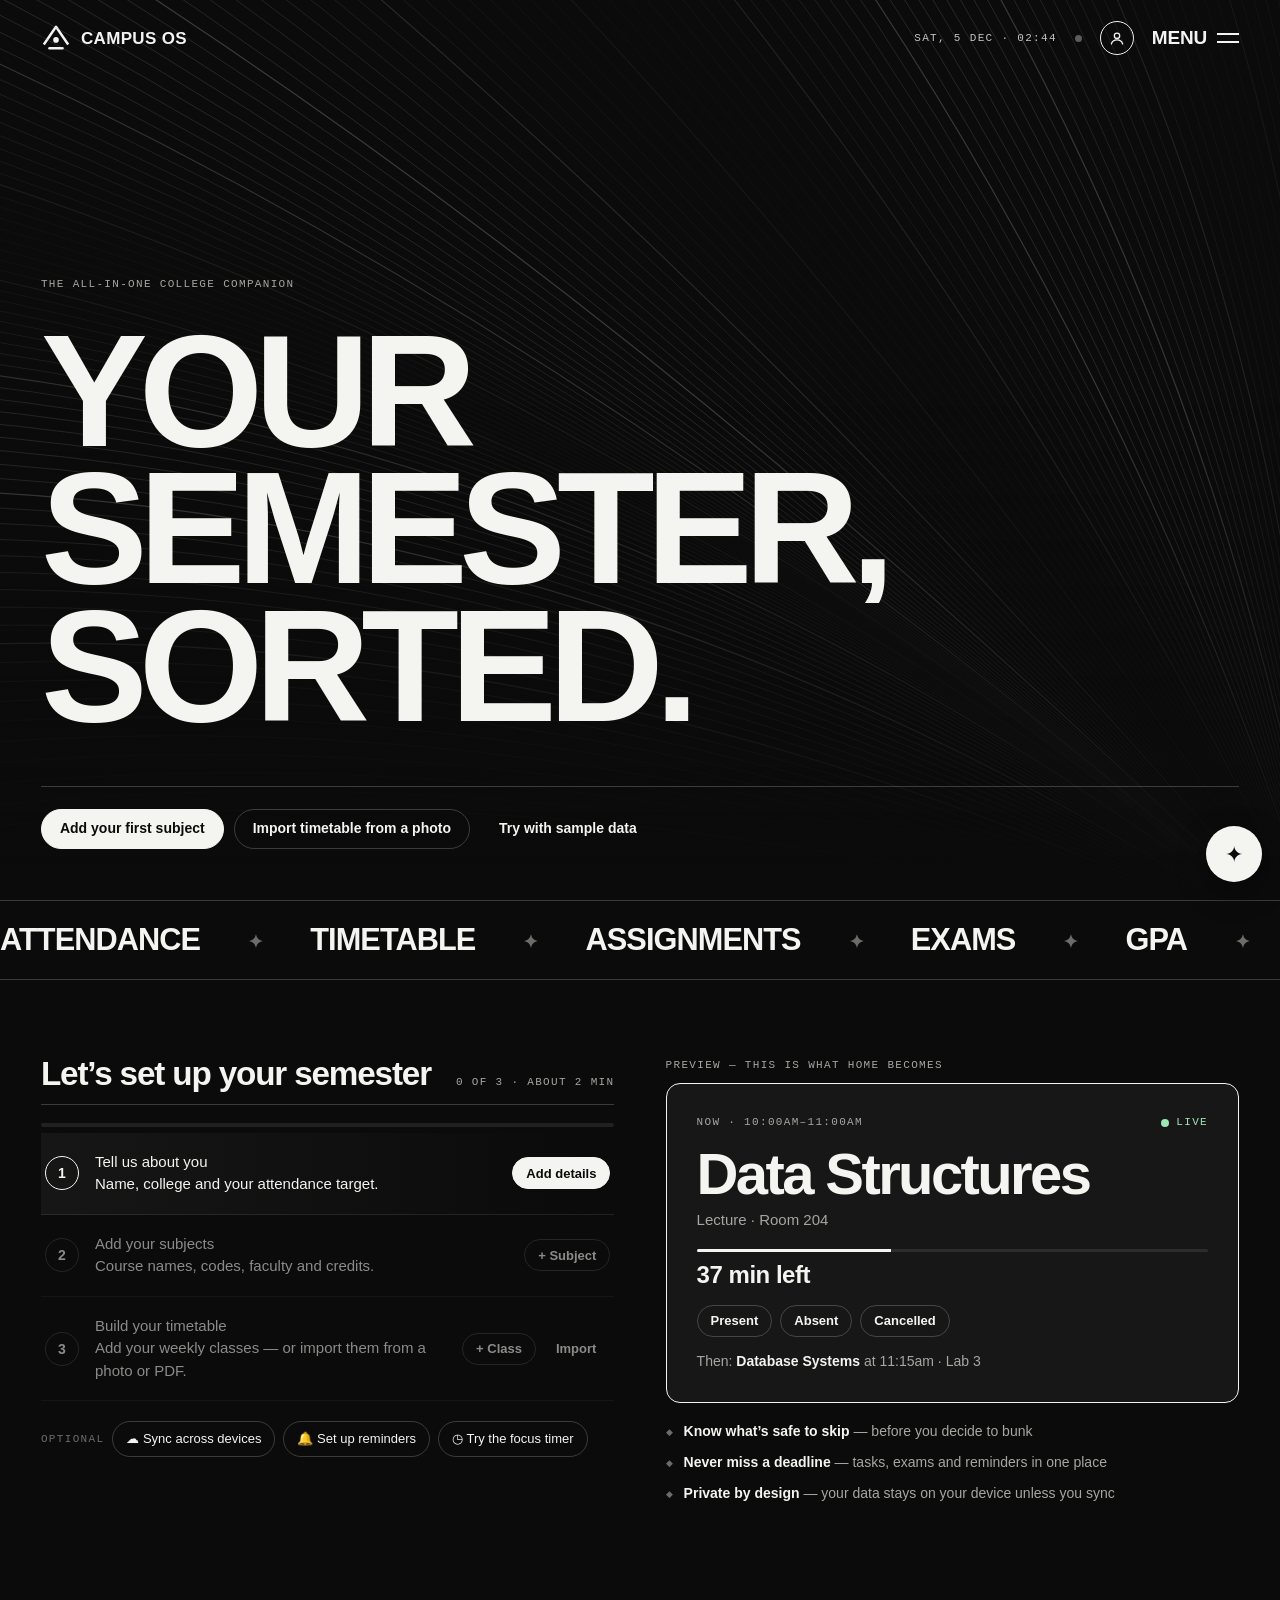
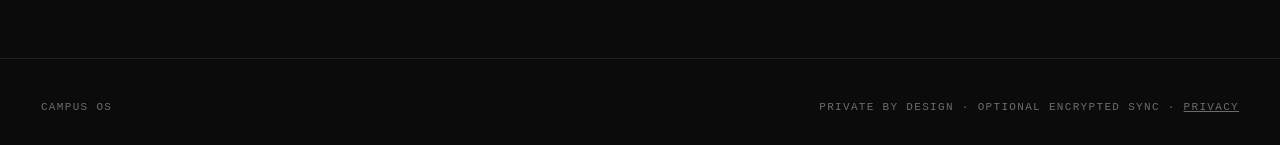
<file: docs/index.html>
<!doctype html>
<html lang="en" data-theme="dark">
<head>
  <meta charset="utf-8">
  <meta name="viewport" content="width=device-width, initial-scale=1, viewport-fit=cover">
  <title>Campus OS</title>
  <meta name="description" content="Campus OS — the all-in-one college companion: attendance tracker, timetable, assignments, exams, GPA, notes, budget and focus timer. Works offline; your data stays on your device.">
  <meta name="theme-color" content="#0b0b0b">
  <link rel="icon" href="assets/icon.svg" type="image/svg+xml">
  <link rel="manifest" href="manifest.webmanifest">
  <link rel="apple-touch-icon" href="assets/apple-touch-icon.png">
  <meta name="apple-mobile-web-app-capable" content="yes">
  <meta name="mobile-web-app-capable" content="yes">
  <meta name="apple-mobile-web-app-title" content="Campus OS">
  <meta name="apple-mobile-web-app-status-bar-style" content="black-translucent">
  <link rel="stylesheet" href="css/app.css">
  <script>
    // apply saved theme before paint
    try {
      var t = JSON.parse(localStorage.getItem("campusos:v1") || "{}");
      var th = (t.settings && t.settings.theme) || "dark";
      if (th === "system") th = matchMedia("(prefers-color-scheme: light)").matches ? "light" : "dark";
      document.documentElement.setAttribute("data-theme", th);
    } catch (e) {}
  </script>
</head>
<body>
  <div class="preloader" id="preloader" aria-hidden="true">
    <div class="spread"><span class="mono">Campus OS</span><span class="mono">Loading your semester</span></div>
    <div>
      <div class="count num" id="pre-count">0</div>
      <div class="bar" id="pre-bar"></div>
    </div>
  </div>

  <header class="site-head">
    <a class="logo" href="#/" aria-label="Campus OS home">
      <svg viewBox="0 0 32 32" aria-hidden="true"><path d="M3 23 16 4l13 19" fill="none" stroke="currentColor" stroke-width="2.6" stroke-linejoin="round"/><path d="M9 27h14" stroke="currentColor" stroke-width="2.6" stroke-linecap="round"/><circle cx="16" cy="18" r="3" fill="currentColor"/></svg>
      <span>CAMPUS OS</span>
    </a>
    <div class="head-meta">
      <span class="mono clock-txt" id="head-clock"></span>
      <span class="save-dot" id="save-dot" title="Saved"></span>
      <button class="profile-btn" id="profile-btn" aria-haspopup="true" aria-expanded="false" aria-controls="profile-pop"></button>
      <button class="menu-btn" id="menu-btn" aria-expanded="false" aria-controls="menu">
        <span id="menu-label">Menu</span><span class="burger" aria-hidden="true"></span>
      </button>
    </div>
  </header>

  <div class="profile-pop" id="profile-pop" role="dialog" aria-label="Profile and quick settings"></div>

  <div class="menu" id="menu" role="dialog" aria-label="Main menu">
    <nav id="menu-nav"></nav>
    <aside>
      <p class="mono" id="menu-date"></p>
      <p class="h-md" id="menu-quote">Everything your semester needs, in one place.</p>
      <div class="row">
        <button class="btn sm" data-quick="present">Mark today present</button>
        <button class="btn sm" data-quick="task">+ Task</button>
        <button class="btn sm" data-quick="note">+ Note</button>
      </div>
      <p class="mono" id="menu-storage"></p>
    </aside>
  </div>

  <main id="app" tabindex="-1"></main>

  <div class="toast" id="toast" role="status" aria-live="polite"></div>
  <dialog id="dlg"></dialog>

  <script type="module" src="js/app.js"></script>
</body>
</html>
</file>
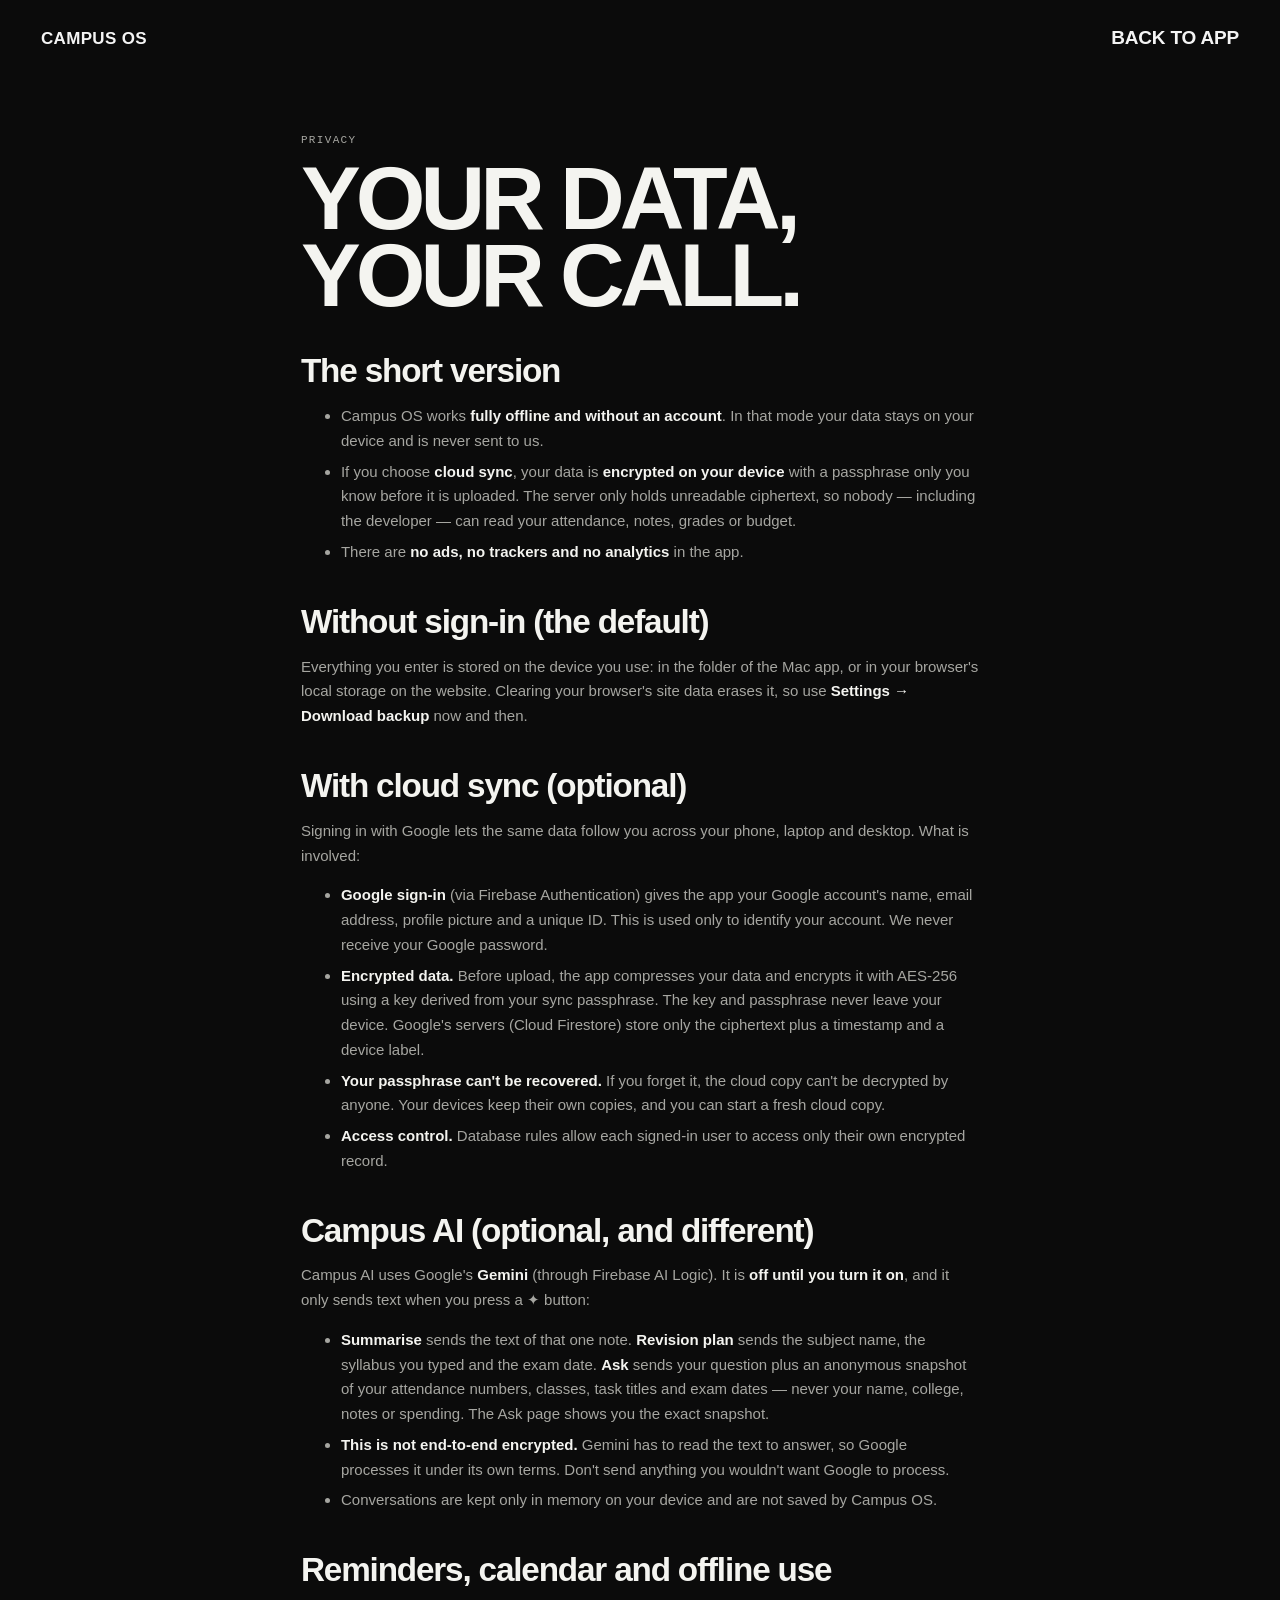
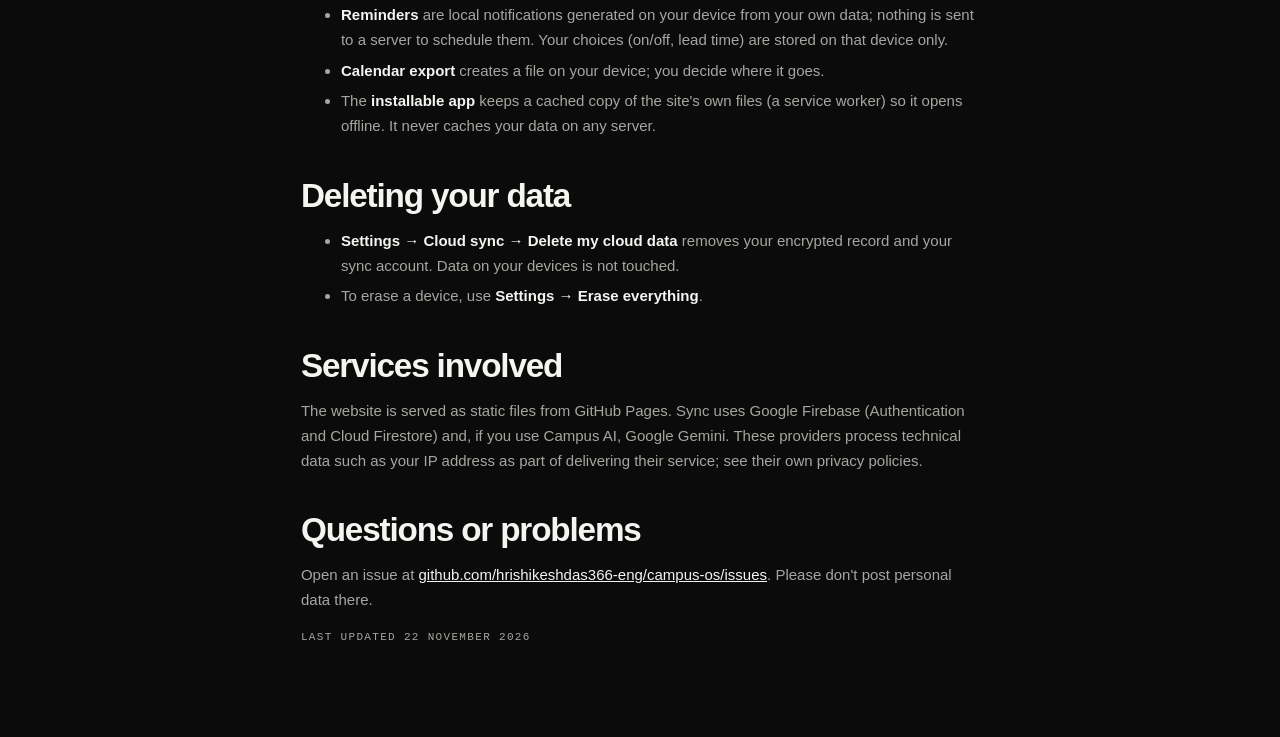
<file: docs/privacy.html>
<!doctype html>
<html lang="en" data-theme="dark">
<head>
  <meta charset="utf-8">
  <meta name="viewport" content="width=device-width, initial-scale=1, viewport-fit=cover">
  <title>Privacy · Campus OS</title>
  <meta name="description" content="How Campus OS handles your data: local by default, optional end-to-end-encrypted sync.">
  <link rel="icon" href="assets/icon.svg" type="image/svg+xml">
  <link rel="stylesheet" href="css/app.css">
  <script>
    try { var t = JSON.parse(localStorage.getItem("campusos:v1") || "{}"); var th = (t.settings && t.settings.theme) || "dark";
      if (th === "system") th = matchMedia("(prefers-color-scheme: light)").matches ? "light" : "dark";
      document.documentElement.setAttribute("data-theme", th); } catch (e) {}
  </script>
  <style>
    .doc { max-width: 760px; margin: 0 auto; padding: 120px var(--gutter) 80px; }
    .doc h1 { margin-bottom: 28px; }
    .doc h2 { margin: 40px 0 10px; }
    .doc p, .doc li { color: var(--ink-2); line-height: 1.65; }
    .doc li { margin-bottom: 6px; }
    .doc b { color: var(--ink); }
    .doc a { color: var(--ink); }
  </style>
</head>
<body>
  <header class="site-head"><a class="logo" href="./"><span>CAMPUS OS</span></a><div class="head-meta"><a class="menu-btn" href="./" style="text-decoration:none">Back to app</a></div></header>
  <main class="doc">
    <p class="mono muted">Privacy</p>
    <h1 class="display h-lg">Your data,<br>your call.</h1>

    <h2 class="h-md">The short version</h2>
    <ul>
      <li>Campus OS works <b>fully offline and without an account</b>. In that mode your data stays on your device and is never sent to us.</li>
      <li>If you choose <b>cloud sync</b>, your data is <b>encrypted on your device</b> with a passphrase only you know before it is uploaded. The server only holds unreadable ciphertext, so nobody — including the developer — can read your attendance, notes, grades or budget.</li>
      <li>There are <b>no ads, no trackers and no analytics</b> in the app.</li>
    </ul>

    <h2 class="h-md">Without sign-in (the default)</h2>
    <p>Everything you enter is stored on the device you use: in the folder of the Mac app, or in your browser's local storage on the website. Clearing your browser's site data erases it, so use <b>Settings → Download backup</b> now and then.</p>

    <h2 class="h-md">With cloud sync (optional)</h2>
    <p>Signing in with Google lets the same data follow you across your phone, laptop and desktop. What is involved:</p>
    <ul>
      <li><b>Google sign-in</b> (via Firebase Authentication) gives the app your Google account's name, email address, profile picture and a unique ID. This is used only to identify your account. We never receive your Google password.</li>
      <li><b>Encrypted data.</b> Before upload, the app compresses your data and encrypts it with AES-256 using a key derived from your sync passphrase. The key and passphrase never leave your device. Google's servers (Cloud Firestore) store only the ciphertext plus a timestamp and a device label.</li>
      <li><b>Your passphrase can't be recovered.</b> If you forget it, the cloud copy can't be decrypted by anyone. Your devices keep their own copies, and you can start a fresh cloud copy.</li>
      <li><b>Access control.</b> Database rules allow each signed-in user to access only their own encrypted record.</li>
    </ul>

    <h2 class="h-md">Campus AI (optional, and different)</h2>
    <p>Campus AI uses Google's <b>Gemini</b> (through Firebase AI Logic). It is <b>off until you turn it on</b>, and it only sends text when you press a ✦ button:</p>
    <ul>
      <li><b>Summarise</b> sends the text of that one note. <b>Revision plan</b> sends the subject name, the syllabus you typed and the exam date. <b>Ask</b> sends your question plus an anonymous snapshot of your attendance numbers, classes, task titles and exam dates — never your name, college, notes or spending. The Ask page shows you the exact snapshot.</li>
      <li><b>This is not end-to-end encrypted.</b> Gemini has to read the text to answer, so Google processes it under its own terms. Don't send anything you wouldn't want Google to process.</li>
      <li>Conversations are kept only in memory on your device and are not saved by Campus OS.</li>
    </ul>

    <h2 class="h-md">Reminders, calendar and offline use</h2>
    <ul>
      <li><b>Reminders</b> are local notifications generated on your device from your own data; nothing is sent to a server to schedule them. Your choices (on/off, lead time) are stored on that device only.</li>
      <li><b>Calendar export</b> creates a file on your device; you decide where it goes.</li>
      <li>The <b>installable app</b> keeps a cached copy of the site's own files (a service worker) so it opens offline. It never caches your data on any server.</li>
    </ul>

    <h2 class="h-md">Deleting your data</h2>
    <ul>
      <li><b>Settings → Cloud sync → Delete my cloud data</b> removes your encrypted record and your sync account. Data on your devices is not touched.</li>
      <li>To erase a device, use <b>Settings → Erase everything</b>.</li>
    </ul>

    <h2 class="h-md">Services involved</h2>
    <p>The website is served as static files from GitHub Pages. Sync uses Google Firebase (Authentication and Cloud Firestore) and, if you use Campus AI, Google Gemini. These providers process technical data such as your IP address as part of delivering their service; see their own privacy policies.</p>

    <h2 class="h-md">Questions or problems</h2>
    <p>Open an issue at <a href="https://github.com/hrishikeshdas366-eng/campus-os/issues">github.com/hrishikeshdas366-eng/campus-os/issues</a>. Please don't post personal data there.</p>
    <p class="mono faint">Last updated 22 November 2026</p>
  </main>
</body>
</html>
</file>
<file: docs/css/app.css>
/* ==========================================================================
   CAMPUS OS — monochrome editorial design system
   ========================================================================== */
:root {
  --bg: #0b0b0b;
  --bg-2: #121212;
  --card: #171717;
  --card-2: #1f1f1f;
  --ink: #f4f4f0;
  --ink-2: #a6a6a1;
  --ink-3: #6c6c68;
  --line: rgba(255, 255, 255, .09);
  --line-2: rgba(255, 255, 255, .2);
  --invert-bg: #f4f4f0;
  --invert-ink: #2a2a2a;
  --good: #9ee6b4;
  --bad: #ff8a80;
  --warn: #f3c86a;
  --overlay: rgba(0, 0, 0, .7);
  --display: "SF Pro Display", -apple-system, BlinkMacSystemFont, "Helvetica Neue", "Inter", Arial, sans-serif;
  --text: -apple-system, BlinkMacSystemFont, "SF Pro Text", "Helvetica Neue", "Inter", Arial, sans-serif;
  --mono: ui-monospace, "SF Mono", "JetBrains Mono", Menlo, Consolas, monospace;
  --ease: cubic-bezier(.77, 0, .175, 1);
  --ease-out: cubic-bezier(.16, 1, .3, 1);
  --gutter: clamp(16px, 3.2vw, 44px);
  --radius: 14px;
  color-scheme: dark;
}
:root[data-theme="light"] {
  --bg: #f2f2ee;
  --bg-2: #eaeae5;
  --card: #ffffff;
  --card-2: #f6f6f2;
  --ink: #2a2a2a;
  --ink-2: #5f5f5b;
  --ink-3: #8f8f8a;
  --line: rgba(42, 42, 42, .1);
  --line-2: rgba(42, 42, 42, .24);
  --invert-bg: #2a2a2a;
  --invert-ink: #f4f4f0;
  --good: #23864f;
  --bad: #c8382f;
  --warn: #a8700c;
  --overlay: rgba(20, 20, 20, .45);
  color-scheme: light;
}

* { box-sizing: border-box; }
html, body { margin: 0; }
html { -webkit-text-size-adjust: 100%; -webkit-tap-highlight-color: transparent; }
button, a, input, select, textarea, label, summary { touch-action: manipulation; }
body {
  background: var(--bg);
  color: var(--ink);
  font: 15px/1.5 var(--text);
  -webkit-font-smoothing: antialiased;
  overflow-x: hidden;
  min-height: 100vh;
}
a { color: inherit; }
button { font: inherit; color: inherit; }
::selection { background: var(--ink); color: var(--bg); }
.hidden { display: none !important; }
.sr-only { position: absolute; width: 1px; height: 1px; overflow: hidden; clip: rect(0 0 0 0); white-space: nowrap; }

/* ---------- type ---------- */
.mono { font-family: var(--mono); font-size: 11px; letter-spacing: .12em; text-transform: uppercase; }
.muted { color: var(--ink-2); }
.faint { color: var(--ink-3); }
.display {
  font-family: var(--display);
  font-weight: 700;
  letter-spacing: -.055em;
  line-height: .86;
  text-transform: uppercase;
  margin: 0;
}
.h-xl { font-size: clamp(54px, 12.5vw, 200px); }
.h-lg { font-size: clamp(40px, 7vw, 104px); }
.h-md { font-family: var(--display); font-weight: 650; font-size: clamp(22px, 2.6vw, 34px); letter-spacing: -.035em; line-height: 1.05; margin: 0; }
.h-sm { font-family: var(--display); font-weight: 600; font-size: 18px; letter-spacing: -.02em; margin: 0; }
.num { font-family: var(--display); font-weight: 700; letter-spacing: -.05em; font-variant-numeric: tabular-nums; line-height: .9; }

/* masked line reveal */
.mask { display: block; overflow: hidden; padding-bottom: .04em; margin-bottom: -.04em; }
.mask > span { display: inline-block; transform: translateY(105%); transition: transform 1s var(--ease-out); }
.in .mask > span, .mask.in > span { transform: none; }
.mask:nth-child(2) > span { transition-delay: .07s; }
.mask:nth-child(3) > span { transition-delay: .14s; }
.fade-up { opacity: 0; transform: translateY(18px); transition: opacity .8s var(--ease-out), transform .8s var(--ease-out); transition-delay: var(--d, .15s); }
.in .fade-up { opacity: 1; transform: none; }

/* ---------- preloader ---------- */
.preloader {
  position: fixed; inset: 0; z-index: 100; background: var(--invert-bg); color: var(--invert-ink);
  display: flex; flex-direction: column; justify-content: space-between; padding: var(--gutter);
  transition: clip-path 1.1s var(--ease); clip-path: inset(0 0 0 0);
}
.preloader.done { clip-path: inset(0 0 100% 0); }
.preloader .count { font-size: clamp(90px, 22vw, 340px); align-self: flex-end; }
.preloader .bar { height: 1px; background: currentColor; transform-origin: left; transform: scaleX(0); }

/* ---------- header ---------- */
.site-head {
  position: fixed; top: 0; left: 0; right: 0; z-index: 40;
  display: flex; align-items: center; justify-content: space-between; gap: 16px;
  padding: 18px var(--gutter);
  mix-blend-mode: difference; color: #fff;
  pointer-events: none;
}
.site-head > * { pointer-events: auto; }
.logo { display: inline-flex; align-items: center; gap: 10px; text-decoration: none; font-family: var(--display); font-weight: 700; letter-spacing: .02em; font-size: 17px; }
.logo svg { width: 30px; height: 30px; }
.head-meta { display: flex; align-items: center; gap: 22px; }
.head-meta .mono { opacity: .8; }
.menu-btn {
  background: none; border: 0; cursor: pointer; padding: 6px 0;
  font-family: var(--display); font-weight: 700; font-size: 19px; letter-spacing: -.01em; text-transform: uppercase;
  display: inline-flex; align-items: center; gap: 10px;
}
.menu-btn .burger { width: 22px; height: 10px; position: relative; }
.menu-btn .burger::before, .menu-btn .burger::after { content: ""; position: absolute; left: 0; right: 0; height: 2px; background: currentColor; transition: transform .5s var(--ease); }
.menu-btn .burger::before { top: 0; }
.menu-btn .burger::after { bottom: 0; }
body.menu-open .menu-btn .burger::before { transform: translateY(4px) rotate(45deg); }
body.menu-open .menu-btn .burger::after { transform: translateY(-4px) rotate(-45deg); }
.save-dot { width: 7px; height: 7px; border-radius: 50%; background: currentColor; opacity: .35; transition: opacity .3s; }
.save-dot.saving { opacity: 1; animation: pulse 1s infinite; }
.save-dot.error { background: #ff5a4f; opacity: 1; }
@keyframes pulse { 50% { opacity: .2; } }

/* ---------- menu overlay ---------- */
.menu {
  position: fixed; inset: 0; z-index: 30; background: var(--invert-bg); color: var(--invert-ink);
  clip-path: inset(0 0 100% 0); transition: clip-path .9s var(--ease); visibility: hidden;
  display: grid; grid-template-columns: 1fr minmax(240px, 32%); gap: var(--gutter);
  padding: 96px var(--gutter) var(--gutter);
  overflow-y: auto;
}
body.menu-open .menu { clip-path: inset(0 0 0 0); visibility: visible; }
.menu nav { display: flex; flex-direction: column; justify-content: center; }
.menu-link {
  display: flex; align-items: baseline; gap: 18px; text-decoration: none; color: inherit;
  border-top: 1px solid color-mix(in srgb, var(--invert-ink) 15%, transparent);
  padding: 2px 0;
}
.menu-link:last-child { border-bottom: 1px solid color-mix(in srgb, var(--invert-ink) 15%, transparent); }
.menu-link .mono { width: 34px; flex: none; opacity: .55; }
.menu-link .display { font-size: clamp(34px, 6.4vw, 92px); transition: transform .6s var(--ease-out), opacity .3s; }
.menu-link .mask > span { transition-duration: .9s; }
body.menu-open .menu-link .mask > span { transform: none; }
.menu-link:nth-child(1) .mask > span { transition-delay: .25s; }
.menu-link:nth-child(2) .mask > span { transition-delay: .29s; }
.menu-link:nth-child(3) .mask > span { transition-delay: .33s; }
.menu-link:nth-child(4) .mask > span { transition-delay: .37s; }
.menu-link:nth-child(5) .mask > span { transition-delay: .41s; }
.menu-link:nth-child(6) .mask > span { transition-delay: .45s; }
.menu-link:nth-child(7) .mask > span { transition-delay: .49s; }
.menu-link:nth-child(8) .mask > span { transition-delay: .53s; }
.menu-link:nth-child(9) .mask > span { transition-delay: .57s; }
.menu-link:nth-child(10) .mask > span { transition-delay: .61s; }
.menu nav:hover .menu-link .display { opacity: .35; }
.menu nav .menu-link:hover .display { opacity: 1; transform: translateX(14px); }
.menu-link.active .display { font-style: italic; }
.menu-link .hint { margin-left: auto; opacity: .5; white-space: nowrap; }
.menu nav { min-width: 0; }
.menu aside { display: flex; flex-direction: column; justify-content: flex-end; gap: 22px; font-size: 14px; }
.menu aside .h-md { max-width: 14ch; }
.menu aside .row { display: flex; gap: 10px; flex-wrap: wrap; }
.menu .btn { border-color: color-mix(in srgb, var(--invert-ink) 30%, transparent); color: var(--invert-ink); background: transparent; }
.menu .btn:hover { background: var(--invert-ink); color: var(--invert-bg); }

/* ---------- layout ---------- */
main { min-height: 100vh; }
.page { padding: 120px var(--gutter) 90px; max-width: 1560px; margin: 0 auto; }
.page-enter { animation: pageIn .75s var(--ease-out) both; }
@keyframes pageIn { from { opacity: 0; transform: translateY(20px); } to { opacity: 1; transform: none; } }
main.leaving { opacity: 0; transform: translateY(-10px); transition: opacity .17s ease-in, transform .17s ease-in; pointer-events: none; }
.page-head { display: grid; grid-template-columns: 1fr auto; align-items: end; gap: 18px 24px; margin-bottom: clamp(28px, 4vw, 56px); }
.page-head .eyebrow { grid-column: 1 / -1; display: flex; gap: 18px; color: var(--ink-2); }
.page-head .actions { display: flex; gap: 10px; flex-wrap: wrap; justify-content: flex-end; padding-bottom: .6vw; }
.rule { height: 1px; background: var(--line-2); border: 0; margin: 0; }
.section { margin-top: clamp(40px, 5vw, 72px); }
.section-head { display: flex; align-items: baseline; justify-content: space-between; gap: 16px; padding-bottom: 12px; border-bottom: 1px solid var(--line-2); margin-bottom: 18px; }
.section-head .mono { color: var(--ink-2); }
.grid { display: grid; gap: 14px; }
.g2 { grid-template-columns: repeat(2, minmax(0, 1fr)); }
.g3 { grid-template-columns: repeat(3, minmax(0, 1fr)); }
.g4 { grid-template-columns: repeat(4, minmax(0, 1fr)); }
.auto { grid-template-columns: repeat(auto-fill, minmax(min(290px, 100%), 1fr)); }
.stack { display: flex; flex-direction: column; gap: 10px; }
.row { display: flex; align-items: center; gap: 10px; flex-wrap: wrap; }
.spread { display: flex; align-items: center; justify-content: space-between; gap: 12px; }
.grow { flex: 1; min-width: 0; }

/* ---------- surfaces ---------- */
.card { background: var(--card); border: 1px solid var(--line); border-radius: var(--radius); padding: 20px; position: relative; }
.card.flat { background: transparent; }
.card.invert { background: var(--invert-bg); color: var(--invert-ink); border-color: transparent; }
.card.invert .muted { color: color-mix(in srgb, var(--invert-ink) 65%, transparent); }
.card.hover { transition: border-color .25s, transform .4s var(--ease-out); }
.card.hover:hover { border-color: var(--line-2); transform: translateY(-2px); }
.stat .num { font-size: clamp(44px, 5vw, 76px); }
.stat .label { margin-bottom: 18px; color: var(--ink-2); }
.stat .foot { margin-top: 10px; font-size: 13px; color: var(--ink-2); }
.good { color: var(--good); }
.bad { color: var(--bad); }
.warn { color: var(--warn); }

/* ---------- controls ---------- */
.btn {
  display: inline-flex; align-items: center; justify-content: center; gap: 8px;
  height: 40px; padding: 0 18px; border-radius: 999px;
  border: 1px solid var(--line-2); background: transparent; color: var(--ink);
  font-weight: 550; font-size: 14px; cursor: pointer; text-decoration: none; white-space: nowrap;
  transition: background .2s, color .2s, border-color .2s, transform .2s;
}
.btn:hover { background: var(--ink); color: var(--bg); border-color: var(--ink); }
.btn:active { transform: scale(.97); }
.btn.solid { background: var(--ink); color: var(--bg); border-color: var(--ink); }
.btn.solid:hover { background: transparent; color: var(--ink); }
.btn.sm { height: 32px; padding: 0 13px; font-size: 13px; }
.btn.xs { height: 26px; padding: 0 10px; font-size: 12px; }
.btn.icon { width: 40px; padding: 0; font-size: 18px; }
.btn.sm.icon { width: 32px; }
.btn.ghost { border-color: transparent; }
.btn.ghost:hover { background: var(--card-2); color: var(--ink); border-color: var(--line); }
.btn.danger { color: var(--bad); border-color: color-mix(in srgb, var(--bad) 40%, transparent); }
.btn.danger:hover { background: var(--bad); color: var(--bg); border-color: var(--bad); }
.btn.good-b:hover { background: var(--good); border-color: var(--good); color: #0b0b0b; }
.btn.bad-b:hover { background: var(--bad); border-color: var(--bad); color: #0b0b0b; }
.btn.on { background: var(--ink); color: var(--bg); border-color: var(--ink); }
.btn[disabled] { opacity: .4; pointer-events: none; }

.seg { display: inline-flex; border: 1px solid var(--line-2); border-radius: 999px; padding: 3px; gap: 2px; flex-wrap: wrap; }
.seg button { border: 0; background: transparent; padding: 6px 14px; border-radius: 999px; cursor: pointer; font-size: 13px; font-weight: 550; color: var(--ink-2); }
.seg button:hover { color: var(--ink); }
.seg button.on { background: var(--ink); color: var(--bg); }

input, select, textarea {
  font: inherit; color: var(--ink); background: var(--bg-2);
  border: 1px solid var(--line); border-radius: 10px; padding: 10px 12px; width: 100%;
  transition: border-color .2s;
}
textarea { resize: vertical; min-height: 120px; line-height: 1.55; }
input[type="color"] { padding: 3px; height: 42px; cursor: pointer; }
input[type="checkbox"] { width: 18px; height: 18px; accent-color: var(--ink); cursor: pointer; }
input:focus, select:focus, textarea:focus { outline: none; border-color: var(--ink-2); }
:focus-visible { outline: 2px solid var(--ink); outline-offset: 2px; }
.field { display: flex; flex-direction: column; gap: 6px; }
.field > span { font-family: var(--mono); font-size: 10.5px; letter-spacing: .12em; text-transform: uppercase; color: var(--ink-2); }
.form-grid { display: grid; grid-template-columns: repeat(2, minmax(0, 1fr)); gap: 14px; }
.form-grid .full { grid-column: 1 / -1; }

.pill { display: inline-flex; align-items: center; gap: 6px; padding: 3px 10px; border: 1px solid var(--line-2); border-radius: 999px; font-size: 12px; font-weight: 550; white-space: nowrap; }
.pill.good { border-color: color-mix(in srgb, var(--good) 50%, transparent); }
.pill.bad { border-color: color-mix(in srgb, var(--bad) 50%, transparent); }
.pill.warn { border-color: color-mix(in srgb, var(--warn) 50%, transparent); }
.pill.solid { background: var(--ink); color: var(--bg); border-color: var(--ink); }
.dot { display: inline-block; width: 9px; height: 9px; border-radius: 50%; background: var(--c, var(--ink)); flex: none; }
.swatch { width: 4px; align-self: stretch; border-radius: 4px; background: var(--c, var(--ink)); flex: none; }

.bar { position: relative; height: 4px; background: var(--line); border-radius: 4px; overflow: visible; }
.bar > i { position: absolute; left: 0; top: 0; bottom: 0; background: var(--ink); border-radius: 4px; transition: width 1s var(--ease-out); }
.bar > i.good { background: var(--good); }
.bar > i.bad { background: var(--bad); }
.bar > b { position: absolute; top: -5px; bottom: -5px; width: 1px; background: var(--ink-2); }

.empty { border: 1px dashed var(--line-2); border-radius: var(--radius); padding: 34px 20px; text-align: center; color: var(--ink-2); }
.empty .h-sm { color: var(--ink); margin-bottom: 6px; }
.empty .btn { margin-top: 14px; }

/* list rows */
.list { border-top: 1px solid var(--line); }
.item { display: flex; align-items: center; gap: 14px; padding: 14px 4px; border-bottom: 1px solid var(--line); }
.item .title { font-weight: 600; }
.item .sub { font-size: 13px; color: var(--ink-2); }
.item.done .title { text-decoration: line-through; color: var(--ink-3); }
.item:hover { background: color-mix(in srgb, var(--ink) 2.5%, transparent); }

/* ---------- home hero ---------- */
.hero { position: relative; min-height: 100vh; display: flex; flex-direction: column; justify-content: flex-end; padding: 120px var(--gutter) clamp(28px, 4vw, 52px); overflow: hidden; }
.hero canvas { position: absolute; inset: 0; width: 100%; height: 100%; z-index: 0; }
.hero::after { content: ""; position: absolute; inset: 0; background: linear-gradient(to top, var(--bg) 0%, transparent 55%); z-index: 0; pointer-events: none; }
.hero > * { position: relative; z-index: 1; }
.hero .h-xl { max-width: 13ch; }
.hero-meta { display: grid; grid-template-columns: repeat(4, minmax(0, 1fr)); gap: 14px; margin-top: clamp(28px, 4vw, 54px); border-top: 1px solid var(--line-2); padding-top: 18px; }
.hero-meta .num { font-size: clamp(34px, 4.4vw, 64px); margin-top: 10px; }
.hero-meta a { text-decoration: none; }
.hero-meta a:hover .num { font-style: italic; }
.marquee { overflow: hidden; border-block: 1px solid var(--line-2); padding: 16px 0; white-space: nowrap; }
.marquee .track { display: inline-flex; gap: 48px; padding-right: 48px; animation: marquee 38s linear infinite; font-family: var(--display); font-weight: 650; font-size: clamp(20px, 2.4vw, 32px); letter-spacing: -.03em; text-transform: uppercase; }
.marquee .track span::after { content: "✦"; margin-left: 48px; font-size: .6em; vertical-align: middle; color: var(--ink-3); }
@keyframes marquee { to { transform: translateX(-100%); } }
.marquee:hover .track { animation-play-state: paused; }

/* ---------- attendance ---------- */
.att-hero { display: grid; grid-template-columns: auto 1fr; gap: clamp(20px, 4vw, 60px); align-items: end; }
.att-hero .big { font-size: clamp(96px, 19vw, 300px); }
.att-hero .big sup { font-size: .32em; vertical-align: top; position: relative; top: .25em; margin-left: .04em; }
.class-row { display: grid; grid-template-columns: 4px 76px minmax(0, 1fr) auto; gap: 16px; align-items: center; padding: 16px 0; border-bottom: 1px solid var(--line); }
.class-row .time { font-family: var(--mono); font-size: 12px; color: var(--ink-2); line-height: 1.4; }
.class-row .name { font-family: var(--display); font-weight: 650; font-size: clamp(18px, 2vw, 24px); letter-spacing: -.025em; line-height: 1.1; }
.class-row .meta { font-size: 13px; color: var(--ink-2); margin-top: 3px; }
.class-row .acts { display: flex; gap: 6px; flex-wrap: wrap; justify-content: flex-end; }
.class-row.marked-present .name::after, .class-row.marked-absent .name::after, .class-row.marked-cancelled .name::after { font-family: var(--mono); font-size: 10.5px; letter-spacing: .12em; margin-left: 10px; vertical-align: middle; }
.class-row.marked-present .name::after { content: "PRESENT"; color: var(--good); }
.class-row.marked-absent .name::after { content: "ABSENT"; color: var(--bad); }
.class-row.marked-cancelled .name::after { content: "CANCELLED"; color: var(--ink-3); }
.subj-card { display: flex; flex-direction: column; gap: 14px; }
.subj-card .pct { font-size: clamp(48px, 5vw, 72px); }
.subj-card .counts { display: flex; gap: 14px; flex-wrap: wrap; font-size: 13px; color: var(--ink-2); }
.verdict { font-size: 14px; font-weight: 550; }
.cal { display: grid; grid-template-columns: repeat(7, minmax(0, 1fr)); gap: 4px; }
.cal .h { text-align: center; padding: 6px 0; }
.cal .d { min-height: 64px; border: 1px solid var(--line); border-radius: 10px; padding: 6px 7px; cursor: pointer; background: var(--card); transition: border-color .2s; }
.cal .d:hover { border-color: var(--line-2); }
.cal .d.blank { visibility: hidden; }
.cal .d.today { border-color: var(--ink); }
.cal .d .n { font-family: var(--mono); font-size: 11px; color: var(--ink-2); }
.cal .d .dots { display: flex; flex-wrap: wrap; gap: 3px; margin-top: 6px; }
.cal .d .dots i { width: 7px; height: 7px; border-radius: 50%; }
i.st-present { background: var(--good); }
i.st-absent { background: var(--bad); }
i.st-cancelled { background: var(--ink-3); }
.legend { display: flex; gap: 18px; flex-wrap: wrap; margin-top: 14px; font-size: 13px; color: var(--ink-2); }
.legend i { display: inline-block; width: 8px; height: 8px; border-radius: 50%; margin-right: 6px; }

/* ---------- timetable ---------- */
.week { display: grid; grid-template-columns: repeat(7, minmax(0, 1fr)); gap: 8px; }
.week .col { display: flex; flex-direction: column; gap: 6px; min-width: 0; }
.week .col-head { display: flex; justify-content: space-between; padding: 8px 2px; border-bottom: 1px solid var(--line-2); margin-bottom: 4px; }
.week .col.today .col-head { border-bottom-color: var(--ink); }
.week .col.today .col-head .mono { color: var(--ink); }
.slot { border: 1px solid var(--line); border-left: 3px solid var(--c); border-radius: 8px; padding: 8px 10px; background: var(--card); cursor: pointer; transition: border-color .2s; }
.slot:hover { border-color: var(--line-2); border-left-color: var(--c); }
.slot .t { font-family: var(--mono); font-size: 10.5px; color: var(--ink-2); }
.slot .n { font-weight: 600; font-size: 13.5px; line-height: 1.25; margin-top: 2px; overflow-wrap: anywhere; }
.slot .r { font-size: 12px; color: var(--ink-3); }
.slot.now { background: var(--invert-bg); color: var(--invert-ink); }
.slot.now .t, .slot.now .r { color: inherit; opacity: .7; }

/* ---------- notes ---------- */
.note { cursor: pointer; display: flex; flex-direction: column; gap: 10px; min-height: 170px; }
.note .body { white-space: pre-wrap; color: var(--ink-2); font-size: 14px; overflow: hidden; display: -webkit-box; -webkit-line-clamp: 6; -webkit-box-orient: vertical; }
.note .foot { margin-top: auto; display: flex; justify-content: space-between; align-items: center; gap: 8px; }

/* ---------- focus ---------- */
.timer { display: flex; flex-direction: column; align-items: center; gap: 28px; padding: clamp(24px, 5vw, 60px) 0; text-align: center; }
.timer .clock { font-size: clamp(110px, 24vw, 340px); }
.timer .ring { width: min(100%, 680px); }

/* ---------- money ---------- */
.cat-row { display: grid; grid-template-columns: 120px minmax(0, 1fr) 90px; gap: 14px; align-items: center; font-size: 14px; padding: 6px 0; }
.cat-row .bar { height: 6px; }

/* ---------- dialog ---------- */
dialog {
  border: 1px solid var(--line-2); border-radius: 18px; padding: 0; width: min(620px, calc(100vw - 24px));
  background: var(--card); color: var(--ink);
  max-height: calc(100vh - 40px);
  max-height: calc(100dvh - 28px);          /* visible area only (iOS Safari toolbars excluded) */
  overflow-y: auto; overscroll-behavior: contain; -webkit-overflow-scrolling: touch;
  margin: auto;
}
dialog::backdrop { background: var(--overlay); backdrop-filter: blur(4px); }
dialog[open] { animation: dlg .45s var(--ease-out); }
@keyframes dlg { from { opacity: 0; transform: translateY(20px) scale(.98); } }
dialog form { padding: 24px; }
dialog .dlg-head { display: flex; justify-content: space-between; align-items: flex-start; gap: 12px; margin-bottom: 20px; }
dialog .dlg-foot { display: flex; gap: 10px; justify-content: flex-end; margin-top: 22px; align-items: center;
  position: sticky; bottom: -24px; background: var(--card); padding: 14px 0 24px; margin-bottom: -24px; border-top: 1px solid var(--line); }
dialog .dlg-foot .left { margin-right: auto; }

/* ---------- toast ---------- */
.toast {
  position: fixed; left: 50%; bottom: 22px; z-index: 90; transform: translate(-50%, calc(100% + 48px));
  opacity: 0; visibility: hidden; pointer-events: none;
  background: var(--invert-bg); color: var(--invert-ink); border-radius: 999px; padding: 10px 10px 10px 20px;
  display: flex; align-items: center; gap: 14px; font-weight: 550; font-size: 14px; max-width: calc(100vw - 24px);
  transition: transform .5s var(--ease-out), opacity .3s, visibility 0s .5s;
}
.toast.show { transform: translate(-50%, 0); opacity: 1; visibility: visible; pointer-events: auto; transition: transform .5s var(--ease-out), opacity .3s, visibility 0s; }
.toast.error { background: var(--bad); color: #111; }
.toast button { background: var(--invert-ink); color: var(--invert-bg); border: 0; border-radius: 999px; padding: 6px 14px; cursor: pointer; font-weight: 650; font-size: 13px; }
.toast:not(.has-action) { padding-right: 20px; }

/* ---------- footer ---------- */
.site-foot { padding: 40px var(--gutter) 30px; border-top: 1px solid var(--line); display: flex; justify-content: space-between; gap: 16px; flex-wrap: wrap; color: var(--ink-3); }

/* ---------- responsive ---------- */
@media (max-width: 1100px) {
  .g4 { grid-template-columns: repeat(2, minmax(0, 1fr)); }
  .week { grid-template-columns: repeat(4, minmax(0, 1fr)); row-gap: 20px; }
}
@media (max-width: 820px) {
  .g3, .g2 { grid-template-columns: minmax(0, 1fr); }
  .menu { grid-template-columns: minmax(0, 1fr); padding-top: 84px; }
  .menu nav { min-width: 0; justify-content: flex-start; }
  .menu aside { justify-content: flex-start; }
  /* keep every menu row inside its divider line: number | name, caption underneath */
  .menu-link { display: grid; grid-template-columns: 30px minmax(0, 1fr); column-gap: 14px; row-gap: 0; align-items: baseline; padding: 6px 0 10px; }
  .menu-link .mono { width: auto; }
  .menu-link .display { font-size: clamp(30px, 10vw, 56px); min-width: 0; }
  .menu-link .hint { grid-column: 2; margin: 2px 0 0; white-space: nowrap; font-size: 10px; }
  .menu nav .menu-link:hover .display { transform: none; }
  .hero-meta { grid-template-columns: repeat(2, minmax(0, 1fr)); row-gap: 22px; }
  .page-head { grid-template-columns: 1fr; }
  .page-head .actions { justify-content: flex-start; }
  .att-hero { grid-template-columns: 1fr; }
  .class-row { grid-template-columns: 4px 60px minmax(0, 1fr); }
  .class-row .acts { grid-column: 2 / -1; justify-content: flex-start; }
  .week { grid-template-columns: repeat(2, minmax(0, 1fr)); }
  .head-meta .clock-txt { display: none; }
}
@media (max-width: 560px) {
  .g4 { grid-template-columns: minmax(0, 1fr); }
  .form-grid { grid-template-columns: minmax(0, 1fr); }
  .week { grid-template-columns: minmax(0, 1fr); }
  .cal .d { min-height: 46px; padding: 4px; }
  .cat-row { grid-template-columns: 90px minmax(0, 1fr) 70px; }
  .page { padding-top: 96px; }
}
@media (prefers-reduced-motion: reduce) {
  *, *::before, *::after { animation-duration: .01ms !important; transition-duration: .01ms !important; }
}

/* ==========================================================================
   Polish pass
   ========================================================================== */
/* empty states */
.empty-ic { display: block; width: 54px; height: 54px; margin: 0 auto 14px; color: var(--ink-3); animation: float 6s ease-in-out infinite; }
.empty-ic svg { width: 100%; height: 100%; display: block; }
@keyframes float { 50% { transform: translateY(-5px); } }

/* weekly recap */
.wstrip { display: grid; grid-template-columns: repeat(7, minmax(0, 1fr)); gap: 8px; }
.wd { border: 1px solid var(--line); border-radius: 12px; padding: 10px 4px 12px; text-align: center; background: var(--card); }
.wd.today { border-color: var(--ink); }
.wd.future { opacity: .4; }
.wd .mono { font-size: 10px; color: var(--ink-2); letter-spacing: .1em; }
.wd .dots { display: flex; justify-content: center; flex-wrap: wrap; gap: 3px; margin-top: 9px; min-height: 8px; }
.wd .dots i { width: 7px; height: 7px; border-radius: 50%; display: inline-block; }
.delta { font-family: var(--mono); font-size: 11px; letter-spacing: .04em; }
.delta.good { color: var(--good); }
.delta.bad { color: var(--bad); }
.delta.flat { color: var(--ink-3); }

/* touch press states */
.btn:active, .seg button:active { transform: scale(.96); }
.item:active, .class-row:active { background: color-mix(in srgb, var(--ink) 5%, transparent); }
.card.hover:active, .slot:active, .note:active { transform: scale(.985); }
@media (hover: none) {
  .btn:hover:not(.solid):not(.on) { background: transparent; color: var(--ink); border-color: var(--line-2); }
  .btn.solid:hover { background: var(--ink); color: var(--bg); }
  .card.hover:hover { transform: none; }
}

/* onboarding */
body.ob-open { overflow: hidden; }
#onboard { position: fixed; inset: 0; z-index: 95; background: var(--bg); color: var(--ink); overflow-y: auto; display: flex; flex-direction: column;
  padding: max(18px, env(safe-area-inset-top)) var(--gutter) max(22px, env(safe-area-inset-bottom)); transition: opacity .45s var(--ease); }
#onboard.out { opacity: 0; pointer-events: none; }
.ob-top { display: flex; align-items: center; justify-content: space-between; gap: 14px; min-height: 40px; }
.ob-dots { display: flex; gap: 6px; }
.ob-dots i { width: 24px; height: 3px; border-radius: 3px; background: var(--line-2); transition: background .4s; }
.ob-dots i.on { background: var(--ink); }
.ob-main { flex: 1; display: flex; flex-direction: column; justify-content: center; width: 100%; max-width: 720px; margin: 0 auto; padding: 28px 0 20px; }
.ob-main .display { font-size: clamp(46px, 11vw, 112px); margin: 14px 0 26px; }
.ob-main .lead { color: var(--ink-2); font-size: 17px; line-height: 1.55; max-width: 46ch; margin: 0; }
.ob-actions { display: flex; gap: 10px; flex-wrap: wrap; margin-top: 30px; }
.ob-main .fade-up, .ob-main .lead, .ob-actions { opacity: 0; transform: translateY(14px); transition: opacity .8s var(--ease-out) .25s, transform .8s var(--ease-out) .25s; }
#onboard.in .lead, #onboard.in .ob-actions { opacity: 1; transform: none; }
#onboard.in .mask > span { transform: none; }

/* bottom-sheet dialogs on phones */
@keyframes sheet { from { opacity: 0; transform: translateY(48px); } }
@media (max-width: 560px) {
  dialog { width: 100%; max-width: 100%; margin: auto 0 0; border-radius: 22px 22px 0 0; border-bottom: 0; max-height: calc(100dvh - 12px); }
  dialog[open] { animation: sheet .5s var(--ease-out); }
  dialog form { padding: 20px 20px calc(20px + env(safe-area-inset-bottom)); }
  dialog .dlg-foot { bottom: calc(-20px - env(safe-area-inset-bottom)); margin-bottom: calc(-20px - env(safe-area-inset-bottom)); padding-bottom: calc(18px + env(safe-area-inset-bottom)); }
  .wstrip { gap: 5px; }
}

@media (max-width: 560px) {
  .wkgrid { grid-template-columns: repeat(2, minmax(0, 1fr)); gap: 10px; }
  .wkgrid .card { padding: 14px; }
  .wkgrid .num { font-size: 34px !important; margin: 8px 0 6px !important; }
  .wkgrid .delta { font-size: 10px; }
}

/* at-risk subject cards */
.subj-card.risk-bad { border-color: color-mix(in srgb, var(--bad) 55%, transparent); box-shadow: inset 3px 0 0 var(--bad); }
.subj-card.risk-warn { border-color: color-mix(in srgb, var(--warn) 50%, transparent); box-shadow: inset 3px 0 0 var(--warn); }
.menu-link .hint.alert { color: var(--bad); opacity: 1; }

/* timetable import */
dialog.wide { width: min(980px, calc(100vw - 24px)); }
.imp-drop { display: flex; flex-direction: column; gap: 6px; align-items: center; text-align: center; padding: 34px 18px; border: 1px dashed var(--line-2); border-radius: var(--radius); cursor: pointer; transition: border-color .2s, background .2s; }
.imp-drop:hover, .imp-drop:focus-within { border-color: var(--ink); background: color-mix(in srgb, var(--ink) 3%, transparent); }
.imp-rows { display: flex; flex-direction: column; gap: 8px; max-height: min(52vh, 460px); overflow-y: auto; padding-right: 2px; }
.imp-row { display: grid; gap: 8px; align-items: center; padding: 10px; border: 1px solid var(--line); border-radius: 12px; background: var(--bg-2);
  grid-template-columns: 28px minmax(140px, 2fr) 74px 122px 122px minmax(80px, 1fr) 108px 34px;
  grid-template-areas: "on sub day st en room kind del" ". hint hint hint hint hint hint hint"; }
.imp-row.check { border-color: color-mix(in srgb, var(--warn) 60%, transparent); }
.imp-row.off { opacity: .45; }
.imp-row > * { min-width: 0; }
.imp-on { grid-area: on; display: flex; } .imp-sub { grid-area: sub; } .imp-day { grid-area: day; } .imp-st { grid-area: st; } .imp-en { grid-area: en; }
.imp-room { grid-area: room; } .imp-kind { grid-area: kind; } .imp-del { grid-area: del; } .imp-hint { grid-area: hint; font-size: 10.5px; }
.imp-row input, .imp-row select { padding: 8px 10px; }
@media (max-width: 900px) {
  .imp-rows { max-height: 46vh; }
  .imp-row { grid-template-columns: 28px minmax(0, 1fr) minmax(0, 1fr); grid-template-areas: "on sub sub" ". day kind" ". st en" ". room del" ". hint hint"; }
  .imp-del { justify-self: end; }
  dialog .dlg-foot { flex-wrap: wrap; }
  dialog .dlg-foot .left { flex: 1 1 100%; margin-right: 0; }
}

/* ==========================================================================
   Profile menu, live "Now" card, Wrapped, Campus AI, installed-app polish
   ========================================================================== */
.site-head { padding-top: calc(18px + env(safe-area-inset-top)); padding-left: calc(var(--gutter) + env(safe-area-inset-left)); padding-right: calc(var(--gutter) + env(safe-area-inset-right)); }
.menu { padding-top: calc(96px + env(safe-area-inset-top)); }
.head-meta { gap: 18px; }

/* avatar + profile popover */
.profile-btn { background: none; border: 0; padding: 0; cursor: pointer; border-radius: 50%; line-height: 0; }
.avatar { display: inline-flex; align-items: center; justify-content: center; width: 34px; height: 34px; border-radius: 50%; border: 1.5px solid currentColor; font: 700 13px/1 var(--display); letter-spacing: .02em; overflow: hidden; flex: none; transition: transform .25s var(--ease-out); }
.avatar svg { width: 18px; height: 18px; }
.profile-btn:hover .avatar { transform: scale(1.08); }
.profile-btn:active .avatar { transform: scale(.94); }
.avatar.big { width: 52px; height: 52px; font-size: 18px; background: var(--ink); color: var(--bg); border-color: var(--ink); }
.avatar.big img { width: 100%; height: 100%; object-fit: cover; }
.profile-pop {
  position: fixed; top: calc(64px + env(safe-area-inset-top)); right: max(var(--gutter), env(safe-area-inset-right)); z-index: 45;
  width: min(344px, calc(100vw - 24px)); max-height: calc(100dvh - 84px - env(safe-area-inset-top)); overflow-y: auto;
  background: var(--card); color: var(--ink); border: 1px solid var(--line-2); border-radius: 20px; padding: 16px;
  box-shadow: 0 28px 70px rgba(0, 0, 0, .45);
  opacity: 0; visibility: hidden; transform: translateY(-8px) scale(.97); transform-origin: top right;
  transition: opacity .22s var(--ease-out), transform .3s var(--ease-out), visibility 0s linear .3s;
}
body.pp-open .profile-pop { opacity: 1; visibility: visible; transform: none; transition-delay: 0s; }
.pp-head { display: flex; gap: 14px; align-items: center; }
.pp-who { min-width: 0; }
.pp-name { font: 650 19px/1.15 var(--display); letter-spacing: -.02em; overflow-wrap: anywhere; }
.pp-sub { color: var(--ink-2); font-size: 13px; margin-top: 2px; overflow-wrap: anywhere; }
.pp-sync { margin-top: 6px; font-size: 9.5px; color: var(--ink-3); letter-spacing: .08em; text-transform: none; overflow-wrap: anywhere; }
.pp-actions { display: flex; gap: 8px; flex-wrap: wrap; margin: 14px 0 4px; }
.pp-sec { border-top: 1px solid var(--line); margin-top: 12px; padding-top: 10px; display: flex; flex-direction: column; gap: 2px; }
.pp-lab { color: var(--ink-3); margin-bottom: 6px; }
.seg { display: grid; grid-template-columns: repeat(3, 1fr); border: 1px solid var(--line-2); border-radius: 10px; padding: 3px; gap: 3px; margin-bottom: 4px; }
.seg button { border: 0; background: none; border-radius: 7px; padding: 7px 0; cursor: pointer; font-size: 13px; color: var(--ink-2); }
.seg button.on { background: var(--ink); color: var(--bg); font-weight: 600; }
.pp-row { display: flex; justify-content: space-between; align-items: center; gap: 10px; width: 100%; text-align: left; background: none; border: 0; border-radius: 10px; padding: 11px 10px; margin: 0 -10px; width: calc(100% + 20px); cursor: pointer; text-decoration: none; font-size: 14.5px; transition: background .15s; }
.pp-row:hover, .pp-row:focus-visible { background: var(--card-2); }
.pp-row .mono { font-size: 9.5px; }
.pp-tog { display: flex; justify-content: space-between; align-items: center; gap: 12px; padding: 9px 0; font-size: 14.5px; cursor: pointer; }
.pp-tog input { appearance: none; -webkit-appearance: none; width: 40px; height: 24px; border-radius: 999px; background: var(--line-2); position: relative; margin: 0; cursor: pointer; transition: background .2s; flex: none; }
.pp-tog input::after { content: ""; position: absolute; top: 3px; left: 3px; width: 18px; height: 18px; border-radius: 50%; background: var(--bg); transition: transform .25s var(--ease-out); }
.pp-tog input:checked { background: var(--ink); }
.pp-tog input:checked::after { transform: translateX(16px); }
.pp-tog i { display: none; }
body.menu-open .profile-pop, body.wr-open .site-head, body.wr-open .profile-pop { display: none; }

.steps { margin: 0; padding-left: 20px; display: grid; gap: 10px; color: var(--ink-2); }
.steps b { color: var(--ink); }

/* live "Now" card */
.nowcard { position: relative; border: 1px solid var(--line-2); border-radius: var(--radius); background: var(--card); padding: clamp(18px, 3vw, 30px); margin-bottom: clamp(28px, 4vw, 52px); overflow: hidden; }
.nowcard.live { border-color: var(--ink); }
.nc-top { display: flex; justify-content: space-between; align-items: center; gap: 12px; color: var(--ink-2); }
.nc-live { display: inline-flex; align-items: center; gap: 7px; color: var(--good); }
.nc-live i { width: 8px; height: 8px; border-radius: 50%; background: var(--good); animation: pulse 1.4s infinite; }
.nc-title { font: 700 clamp(28px, 5.4vw, 58px)/1 var(--display); letter-spacing: -.045em; margin-top: 14px; overflow-wrap: anywhere; }
.nc-meta { color: var(--ink-2); margin-top: 6px; }
.nc-prog { height: 3px; background: var(--line); border-radius: 3px; margin-top: 18px; overflow: hidden; }
.nc-prog i { display: block; height: 100%; background: var(--ink); transition: width 1s linear; }
.nc-count { margin-top: 10px; font: 600 clamp(18px, 2.4vw, 24px)/1.1 var(--display); letter-spacing: -.02em; font-variant-numeric: tabular-nums; }
.nc-acts { display: flex; flex-wrap: wrap; align-items: center; gap: 8px; margin-top: 16px; }
.nc-marked { color: var(--good); }
.nc-next { margin-top: 14px; color: var(--ink-2); font-size: 14px; }
.nc-next b { color: var(--ink); font-weight: 600; }
.nc-rail { position: relative; height: 12px; margin-top: 20px; background: var(--line); border-radius: 6px; }
.nc-blk { position: absolute; top: 0; bottom: 0; background: var(--c, var(--ink)); opacity: .5; border-radius: 4px; box-shadow: 0 0 0 1px var(--card); }
.nc-blk.present { opacity: 1; } .nc-blk.absent { opacity: .9; background: repeating-linear-gradient(45deg, var(--bad) 0 3px, transparent 3px 6px); } .nc-blk.cancelled { opacity: .2; }
.nc-blk.live { opacity: 1; outline: 2px solid var(--ink); outline-offset: 1px; }
.nc-now { position: absolute; top: -5px; bottom: -5px; width: 2px; background: var(--ink); border-radius: 2px; transition: left 1s linear; }
.nc-rail-lab { display: flex; justify-content: space-between; margin-top: 6px; color: var(--ink-3); font-size: 9.5px; }
.wr-teaser { display: flex; justify-content: space-between; align-items: center; gap: 14px; flex-wrap: wrap; text-decoration: none; border: 1px solid var(--line-2); border-radius: var(--radius); padding: 16px 20px; margin-bottom: clamp(28px, 4vw, 48px); transition: background .2s, color .2s; }
.wr-teaser:hover { background: var(--ink); color: var(--bg); }

/* Semester Wrapped */
.wr { position: fixed; inset: 0; z-index: 60; background: var(--bg); color: var(--ink); overflow: hidden; transition: background .5s var(--ease), color .5s var(--ease); outline: none; }
.wr.inv { background: var(--invert-bg); color: var(--invert-ink); }
.wr-bars { position: absolute; z-index: 4; top: calc(14px + env(safe-area-inset-top)); left: var(--gutter); right: var(--gutter); display: flex; gap: 5px; }
.wr-bars i { flex: 1; height: 3px; border-radius: 3px; background: color-mix(in srgb, currentColor 22%, transparent); overflow: hidden; }
.wr-bars b { display: block; height: 100%; background: currentColor; transform: scaleX(0); transform-origin: left; transition: transform .5s var(--ease-out); }
.wr-bars .done b, .wr-bars .cur b { transform: scaleX(1); }
.wr-x { position: absolute; z-index: 5; top: calc(30px + env(safe-area-inset-top)); right: var(--gutter); background: none; border: 0; color: inherit; cursor: pointer; padding: 8px 0; }
.wr-stage { position: absolute; inset: 0; }
.wr-slide { position: absolute; inset: 0; padding: calc(90px + env(safe-area-inset-top)) var(--gutter) calc(70px + env(safe-area-inset-bottom)); display: flex; flex-direction: column; justify-content: center; gap: 14px; max-width: 1100px; margin: 0 auto;
  opacity: 0; visibility: hidden; transform: translateY(28px); transition: opacity .5s var(--ease-out), transform .7s var(--ease-out), visibility 0s linear .5s; }
.wr-slide.on { opacity: 1; visibility: visible; transform: none; transition-delay: 0s; }
.wr-k { opacity: .65; margin: 0; }
.wr-num { font-size: clamp(150px, 46vw, 400px); display: flex; align-items: baseline; gap: .06em; line-height: .85; }
.wr-pre, .wr-unit { font-size: .28em; letter-spacing: -.02em; opacity: .7; }
.wr-text { font: 700 clamp(46px, 13vw, 170px)/.9 var(--display); text-transform: uppercase; letter-spacing: -.055em; overflow-wrap: anywhere; }
.wr-line { font: 500 clamp(20px, 3.6vw, 38px)/1.15 var(--display); letter-spacing: -.02em; margin: 6px 0 0; max-width: 24ch; }
.wr-sub { opacity: .65; margin: 0; letter-spacing: .06em; text-transform: none; font-size: 12px; }
.wr-priv { opacity: .5; margin: 10px 0 0; font-size: 10px; }
.wr-hint { position: absolute; z-index: 4; bottom: calc(24px + env(safe-area-inset-bottom)); left: 0; right: 0; text-align: center; opacity: .5; pointer-events: none; }
.wr-nav { position: absolute; z-index: 3; top: calc(70px + env(safe-area-inset-top)); bottom: 0; background: none; border: 0; padding: 0; cursor: pointer; }
.wr-nav.l { left: 0; width: 30%; } .wr-nav.r { right: 0; width: 70%; }
.wr-card { height: min(60vh, 560px); width: auto; aspect-ratio: 4 / 5; max-width: 100%; border: 1px solid var(--line-2); border-radius: 14px; align-self: center; }
.wr-slide:has(.wr-card) { align-items: center; text-align: center; }
.wr-share { position: relative; z-index: 5; display: flex; gap: 10px; justify-content: center; }

/* Campus AI */
.ai-chat { display: flex; flex-direction: column; gap: 22px; margin-bottom: 18px; }
.ai-q { align-self: flex-end; max-width: min(80%, 520px); background: var(--ink); color: var(--bg); padding: 10px 16px; border-radius: 18px 18px 4px 18px; font-size: 15px; overflow-wrap: anywhere; }
.ai-turn { display: flex; flex-direction: column; gap: 10px; }
.ai-a, .ai-box { background: var(--card); border: 1px solid var(--line); border-radius: 4px 18px 18px 18px; padding: 14px 18px; max-width: 70ch; font-size: 15px; }
.ai-a p, .ai-box p { margin: 0 0 8px; } .ai-a p:last-child, .ai-box p:last-child { margin: 0; }
.ai-ul { margin: 4px 0 8px; padding-left: 20px; display: grid; gap: 4px; }
.ai-busy { display: flex; align-items: center; gap: 10px; color: var(--ink-2); margin: 0; }
.ai-busy i { width: 8px; height: 8px; border-radius: 50%; background: var(--ink); animation: pulse 1s infinite; }
.ai-chips { display: flex; flex-wrap: wrap; gap: 8px; margin-bottom: 18px; }
.ai-ask { position: sticky; bottom: calc(12px + env(safe-area-inset-bottom)); display: flex; gap: 10px; align-items: flex-end; padding: 10px; background: var(--bg); border: 1px solid var(--line-2); border-radius: 18px; }
.ai-ask textarea { flex: 1; resize: none; border: 0; background: none; padding: 8px 6px; min-height: 40px; max-height: 160px; outline: none; font-size: 16px; }
.ai-details { margin-top: 26px; } .ai-details summary { cursor: pointer; color: var(--ink-2); }
.ai-pre { background: var(--card); border: 1px solid var(--line); border-radius: 12px; padding: 14px; overflow: auto; max-height: 320px; font: 12px/1.5 var(--mono); white-space: pre-wrap; }
.ai-plan { max-height: 40vh; overflow-y: auto; }
@media (max-width: 560px) {
  .head-meta .clock-txt { display: none; }
  .wr-card { height: min(54vh, 520px); }
}

/* ==========================================================================
   Motion pass: staggered entrances, scroll reveals, bars that grow, tactile controls
   ========================================================================== */
.page-enter .rise { opacity: 0; }
.page-enter.in .rise { animation: rise .8s var(--ease-out) both; animation-delay: calc(var(--i, 0) * 55ms + .2s); }
@keyframes rise { from { opacity: 0; transform: translateY(22px); } to { opacity: 1; transform: none; } }
.sr { opacity: 0; transform: translateY(28px); transition: opacity .9s var(--ease-out), transform .9s var(--ease-out); }
.sr.sr-in { opacity: 1; transform: none; }
.page-enter.in .bar > i { transform-origin: left; animation: barIn 1.2s var(--ease-out) .35s both; }
@keyframes barIn { from { transform: scaleX(0); } }
.page-enter.in .nc-prog i { animation: barIn 1.2s var(--ease-out) .5s both; transform-origin: left; }
/* number "ticks" when it changes */
.num { transition: color .4s; }
/* controls feel physical */
.btn { transition: background .25s var(--ease-out), color .25s var(--ease-out), border-color .25s, transform .25s var(--ease-out); }
.btn:hover { transform: translateY(-1px); }
.btn:active { transform: scale(.96); }
.pill { transition: transform .25s var(--ease-out); }
input[type=checkbox]:not([role=switch]) { transition: transform .2s var(--ease-out); }
input[type=checkbox]:not([role=switch]):active { transform: scale(.8); }
input[type=checkbox]:not([role=switch]):checked { animation: tick .35s var(--ease-out); }
@keyframes tick { 40% { transform: scale(1.25); } }
.class-row { transition: background .4s; }
.class-row.flash { animation: marked 1.1s var(--ease-out); }
@keyframes marked { from { background: color-mix(in srgb, var(--good) 16%, transparent); } }
.class-row.flash.marked-absent { animation-name: markedBad; }
@keyframes markedBad { from { background: color-mix(in srgb, var(--bad) 16%, transparent); } }
.menu-link .display { transition: transform .5s var(--ease-out); }
.menu-link:hover .display { transform: translateX(10px); }
.nowcard.live { animation: glow 3.2s ease-in-out infinite; }
@keyframes glow { 50% { box-shadow: 0 0 0 4px color-mix(in srgb, var(--ink) 6%, transparent); } }
@media (hover: none) { .btn:hover, .menu-link:hover .display { transform: none; } }

/* first-run Home */
.hero-cta { display: flex; flex-wrap: wrap; gap: 10px; margin-top: clamp(28px, 4vw, 54px); border-top: 1px solid var(--line-2); padding-top: 22px; }
.welcome { margin-bottom: clamp(30px, 5vw, 70px); }
.setup-bar { height: 4px; background: var(--line); border-radius: 4px; margin: 4px 0 6px; overflow: hidden; }
.setup-bar i { display: block; height: 100%; background: var(--good); border-radius: 4px; transition: width 1s var(--ease-out); }
.setup { display: flex; flex-direction: column; }
.setup-item { display: flex; align-items: center; gap: 16px; padding: 18px 4px; border-bottom: 1px solid var(--line); opacity: .55; transition: opacity .3s; }
.setup-item.cur, .setup-item.done { opacity: 1; }
.setup-item.cur { background: linear-gradient(90deg, color-mix(in srgb, var(--ink) 5%, transparent), transparent); }
.setup-n { flex: none; width: 34px; height: 34px; border-radius: 50%; border: 1.5px solid var(--line-2); display: inline-flex; align-items: center; justify-content: center; font: 700 14px var(--display); }
.setup-item.cur .setup-n { border-color: var(--ink); }
.setup-item.done .setup-n { background: var(--good); border-color: var(--good); color: #0b0b0b; }
.setup-acts { display: flex; gap: 6px; flex-wrap: wrap; justify-content: flex-end; }
.setup-opt { display: flex; flex-wrap: wrap; align-items: center; gap: 8px; margin-top: 20px; }
.chip { display: inline-flex; align-items: center; gap: 6px; padding: 7px 13px; border: 1px solid var(--line-2); border-radius: 999px; background: none; color: var(--ink); font-size: 13px; text-decoration: none; cursor: pointer; transition: background .2s, color .2s; }
.chip:hover { background: var(--ink); color: var(--bg); }
.welcome-prev .preview { margin-bottom: 18px; pointer-events: none; user-select: none; }
.welcome-prev .preview .btn { pointer-events: none; }
.welcome-feats { list-style: none; margin: 0; padding: 0; display: grid; gap: 10px; color: var(--ink-2); font-size: 14px; }
.welcome-feats li { padding-left: 18px; position: relative; }
.welcome-feats li::before { content: "◆"; position: absolute; left: 0; color: var(--ink-3); font-size: 9px; top: 5px; }
.welcome-feats b { color: var(--ink); font-weight: 600; }
.nowcard.nudge { border-style: dashed; }
@media (max-width: 560px) { .setup-item { flex-wrap: wrap; } .setup-acts { margin-left: 50px; justify-content: flex-start; } }

/* profile menu extras */
.pp-ring { display: inline-flex; padding: 3px; border-radius: 50%; flex: none; background: conic-gradient(var(--ink-3) calc(var(--p, 0) * 1%), var(--line) 0); }
.pp-ring.good { background: conic-gradient(var(--good) calc(var(--p, 0) * 1%), var(--line) 0); }
.pp-ring.bad { background: conic-gradient(var(--bad) calc(var(--p, 0) * 1%), var(--line) 0); }
.pp-ring .avatar.big { border: 2px solid var(--card); }
.pp-chips { display: flex; flex-wrap: wrap; gap: 6px; margin-top: 14px; }
.pp-chip { display: inline-flex; gap: 5px; align-items: baseline; padding: 5px 11px; border-radius: 999px; background: var(--card-2); border: 1px solid var(--line); text-decoration: none; font-size: 12.5px; color: var(--ink-2); transition: border-color .2s; }
.pp-chip:hover { border-color: var(--line-2); }
.pp-chip b { color: var(--ink); font-weight: 700; }
.pp-chip.good b { color: var(--good); } .pp-chip.bad b { color: var(--bad); } .pp-chip.warn b { color: var(--warn); }
.pp-quick { display: flex; gap: 6px; flex-wrap: wrap; }

/* floating quick-access button */
.fab-root[hidden] { display: none; }
.fab-btn { position: fixed; right: max(18px, env(safe-area-inset-right)); bottom: calc(18px + env(safe-area-inset-bottom)); z-index: 44; width: 56px; height: 56px; border-radius: 50%; border: 1px solid var(--line-2); background: var(--ink); color: var(--bg); cursor: pointer; display: grid; place-items: center; font-size: 22px; box-shadow: 0 10px 30px rgba(0, 0, 0, .45); transition: transform .3s var(--ease-out), box-shadow .3s; -webkit-tap-highlight-color: transparent; animation: fabin .6s var(--ease-out) 1.2s both; }
.fab-btn::after { content: ""; position: absolute; inset: -6px; border-radius: 50%; border: 1px solid var(--line-2); opacity: 0; animation: fabring 3.2s ease-out 3s infinite; pointer-events: none; }
.fab-btn:hover { transform: scale(1.08) rotate(8deg); } .fab-btn:active { transform: scale(.92); }
.fab-btn > span { grid-area: 1 / 1; transition: transform .35s var(--ease-out), opacity .2s; }
.fab-x { opacity: 0; transform: rotate(-90deg) scale(.5); font-size: 30px; line-height: 1; }
body.fab-open .fab-spark { opacity: 0; transform: rotate(90deg) scale(.5); } body.fab-open .fab-x { opacity: 1; transform: none; } body.fab-open .fab-btn::after { animation: none; }
@keyframes fabin { from { opacity: 0; transform: scale(.4) translateY(20px); } to { opacity: 1; transform: none; } }
@keyframes fabring { 0% { opacity: .7; transform: scale(.9); } 70%, 100% { opacity: 0; transform: scale(1.45); } }
.fab-panel { position: fixed; right: max(18px, env(safe-area-inset-right)); bottom: calc(86px + env(safe-area-inset-bottom)); z-index: 44; width: min(380px, calc(100vw - 28px)); max-height: min(560px, calc(100dvh - 120px - env(safe-area-inset-bottom))); display: flex; flex-direction: column; gap: 12px; overflow: hidden; background: var(--card); color: var(--ink); border: 1px solid var(--line-2); border-radius: 22px; padding: 16px; box-shadow: 0 28px 70px rgba(0, 0, 0, .5); opacity: 0; visibility: hidden; transform: translateY(14px) scale(.96); transform-origin: bottom right; transition: opacity .22s var(--ease-out), transform .32s var(--ease-out), visibility 0s linear .32s; }
.fab-panel[hidden] { display: none; }
body.fab-open .fab-panel { opacity: 1; visibility: visible; transform: none; transition-delay: 0s; }
.fab-top { display: flex; justify-content: space-between; align-items: baseline; gap: 10px; font: 650 17px/1 var(--display); } .fab-top .mono { font-size: 9px; }
.fab-acts, .fab-chips { display: flex; gap: 6px; flex-wrap: wrap; } .fab-chips:empty { display: none; }
.fab-chat { overflow-y: auto; display: flex; flex-direction: column; gap: 12px; min-height: 0; } .fab-chat:empty { display: none; }
.fab-chat .ai-q { font-size: 14px; padding: 8px 13px; } .fab-chat .ai-a { font-size: 14px; padding: 11px 14px; }
.fab-ask { display: flex; gap: 8px; align-items: flex-end; border: 1px solid var(--line-2); border-radius: 16px; padding: 6px 6px 6px 12px; }
.fab-ask textarea { flex: 1; resize: none; border: 0; background: none; outline: none; font-size: 16px; padding: 7px 0; min-height: 36px; color: inherit; font-family: inherit; }
.fab-full { font-size: 10px; color: var(--ink-2); text-decoration: none; align-self: flex-end; }
body.menu-open .fab-root, body.wr-open .fab-root { display: none; }
@media (max-width: 700px) { .fab-btn { width: 52px; height: 52px; } .fab-panel { bottom: calc(80px + env(safe-area-inset-bottom)); } }
@media (prefers-reduced-motion: reduce) { .fab-btn, .fab-btn::after { animation: none; } }
</file>
